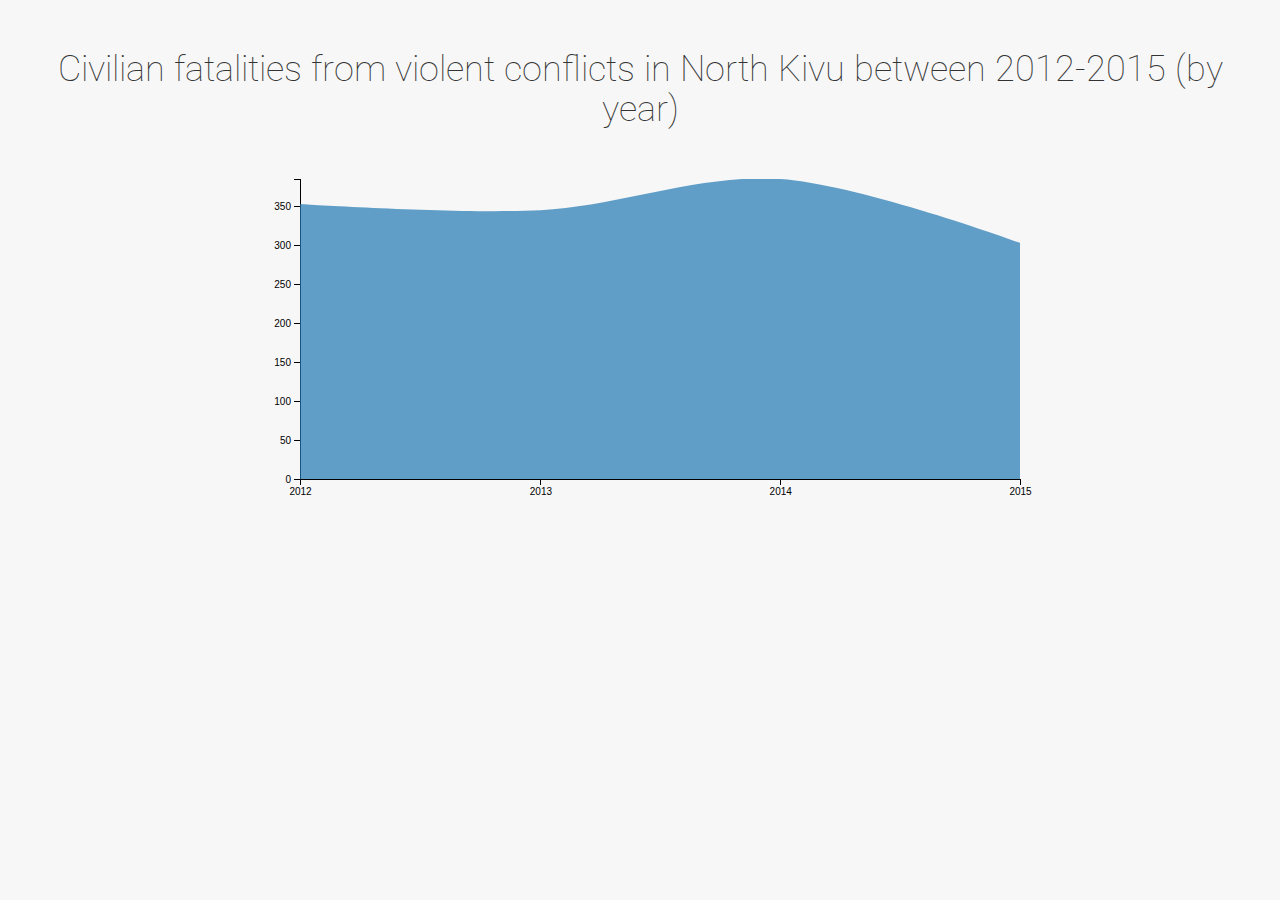
<file: civiliansdeaths/index.html>
<!doctype html>
<html>
<head>
	<meta charset="utf-8">
	<meta name="description" content="">
	<meta name="viewport" content="width=device-width, initial-scale=1">
	<title>CS171 - Lab 7</title>

	<!-- Load Google Font -->
	<link href='https://fonts.googleapis.com/css?family=Roboto:100,400,300,400italic,700' rel='stylesheet' type='text/css'>

	<!-- CSS libraries -->
	<link rel="stylesheet" href="css/bootstrap.min.css">
	<link rel="stylesheet" href="css/font-awesome.min.css">

	<!-- Custom CSS code -->
	<link rel="stylesheet" href="css/style.css">
</head>
<body>

	<div class="container-fluid">

		<div class="row">
			<div class="col-md-12">
				
				<h1>Civilian fatalities from violent conflicts in North Kivu between 2012-2015 (by year)</h1>
				<!--<h2>Tracking of fatal victims in the provinces of North Kivu, South Kivu, and Ituri in Democratic Republic of Congo.</h2>-->

				<!-- Visualization placeholders -->
				<div id="stacked-area-chart"></div>
				<!--<div id="timeline"></div>-->
			
			</div>
		</div>

	</div>

	<!-- Load JS libraries -->
	<script src="js/jquery.min.js"></script>
	<script src="js/bootstrap.min.js"></script>
	<script src="js/d3.js"></script>

	<!-- Visualization objects -->
	<script src="js/stackedAreaChart.js"></script>
	<script src="js/timeline.js"></script>

	<!-- Load data, create visualizations -->
	<script src="js/main.js"></script>
</body>
</html>
</file>
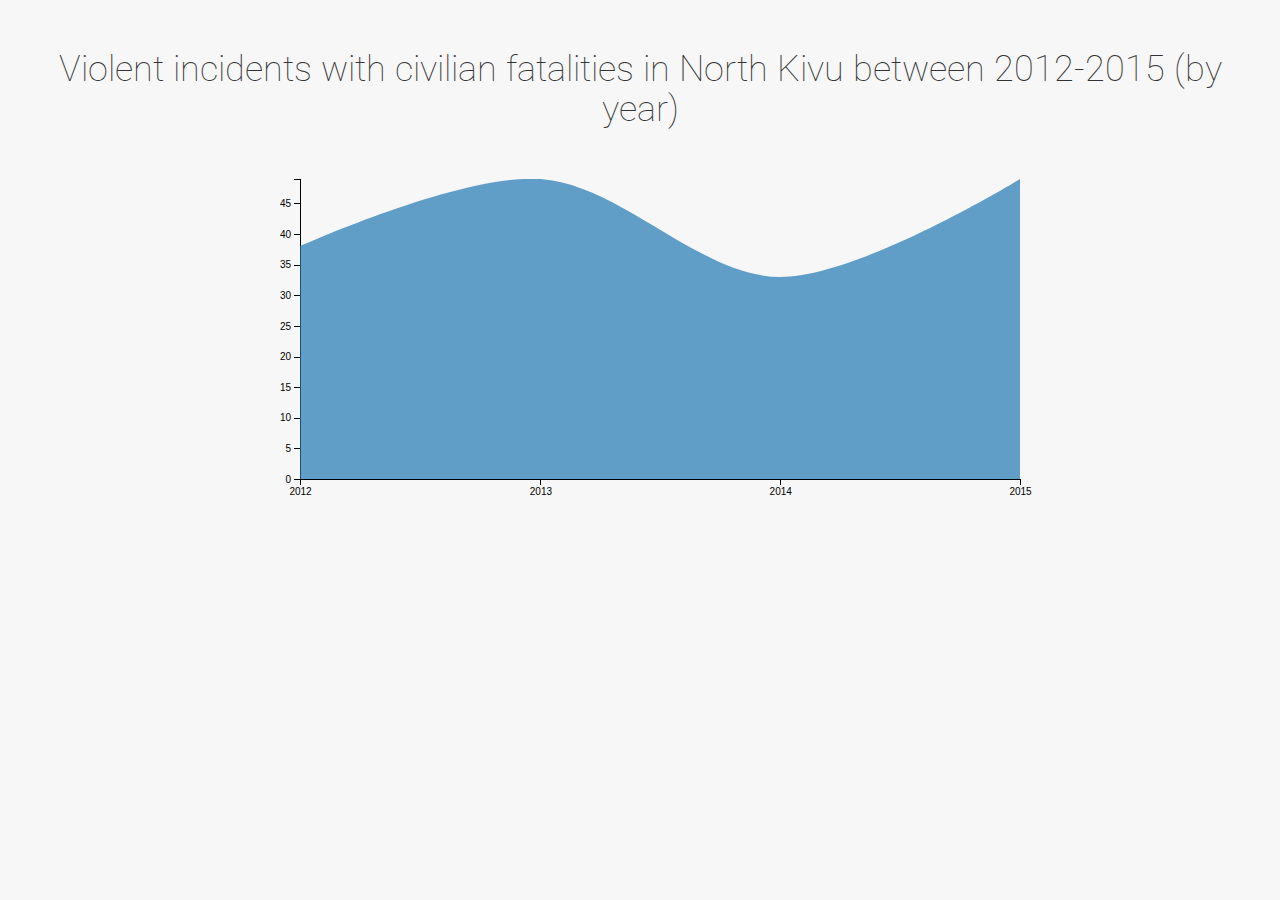
<file: civiliansincidents/index.html>
<!doctype html>
<html>
<head>
	<meta charset="utf-8">
	<meta name="description" content="">
	<meta name="viewport" content="width=device-width, initial-scale=1">
	<title>CS171 - Lab 7</title>

	<!-- Load Google Font -->
	<link href='https://fonts.googleapis.com/css?family=Roboto:100,400,300,400italic,700' rel='stylesheet' type='text/css'>

	<!-- CSS libraries -->
	<link rel="stylesheet" href="css/bootstrap.min.css">
	<link rel="stylesheet" href="css/font-awesome.min.css">

	<!-- Custom CSS code -->
	<link rel="stylesheet" href="css/style.css">
</head>
<body>

	<div class="container-fluid">

		<div class="row">
			<div class="col-md-12">
				
				<h1>Violent incidents with civilian fatalities in North Kivu between 2012-2015 (by year)</h1>
				<!--<h2>Tracking of fatal victims in the provinces of North Kivu, South Kivu, and Ituri in Democratic Republic of Congo.</h2>-->

				<!-- Visualization placeholders -->
				<div id="stacked-area-chart"></div>
				<!--<div id="timeline"></div>-->
			
			</div>
		</div>

	</div>

	<!-- Load JS libraries -->
	<script src="js/jquery.min.js"></script>
	<script src="js/bootstrap.min.js"></script>
	<script src="js/d3.js"></script>

	<!-- Visualization objects -->
	<script src="js/stackedAreaChart.js"></script>
	<script src="js/timeline.js"></script>

	<!-- Load data, create visualizations -->
	<script src="js/main.js"></script>
</body>
</html>
</file>
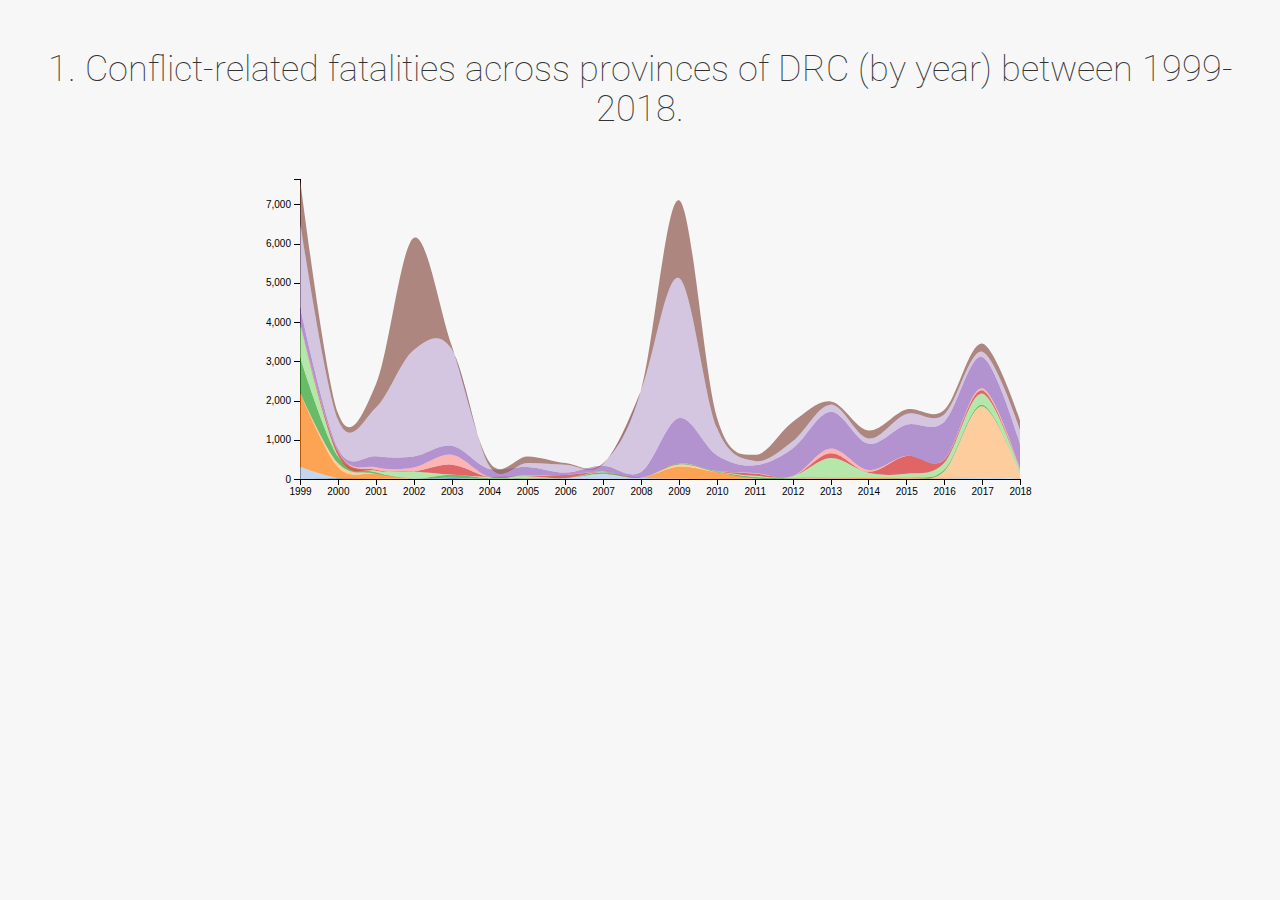
<file: conflict2/index.html>
<!doctype html>
<html>
<head>
	<meta charset="utf-8">
	<meta name="description" content="">
	<meta name="viewport" content="width=device-width, initial-scale=1">
	<title>CS171 - Lab 7</title>

	<!-- Load Google Font -->
	<link href='https://fonts.googleapis.com/css?family=Roboto:100,400,300,400italic,700' rel='stylesheet' type='text/css'>

	<!-- CSS libraries -->
	<link rel="stylesheet" href="css/bootstrap.min.css">
	<link rel="stylesheet" href="css/font-awesome.min.css">

	<!-- Custom CSS code -->
	<link rel="stylesheet" href="css/style.css">
</head>
<body>

	<div class="container-fluid">

		<div class="row">
			<div class="col-md-12">
				
				<h1>1.	Conflict-related fatalities across provinces of DRC (by year) between 1999-2018.</h1>
				<!--<h2>Tracking of fatal victims in the provinces of North Kivu, South Kivu, and Ituri in Democratic Republic of Congo.</h2>-->

				<!-- Visualization placeholders -->
				<div id="stacked-area-chart"></div>
				<!--<div id="timeline"></div>-->
			
			</div>
		</div>

	</div>

	<!-- Load JS libraries -->
	<script src="js/jquery.min.js"></script>
	<script src="js/bootstrap.min.js"></script>
	<script src="js/d3.js"></script>

	<!-- Visualization objects -->
	<script src="js/stackedAreaChart.js"></script>
	<script src="js/timeline.js"></script>

	<!-- Load data, create visualizations -->
	<script src="js/main.js"></script>
</body>
</html>
</file>
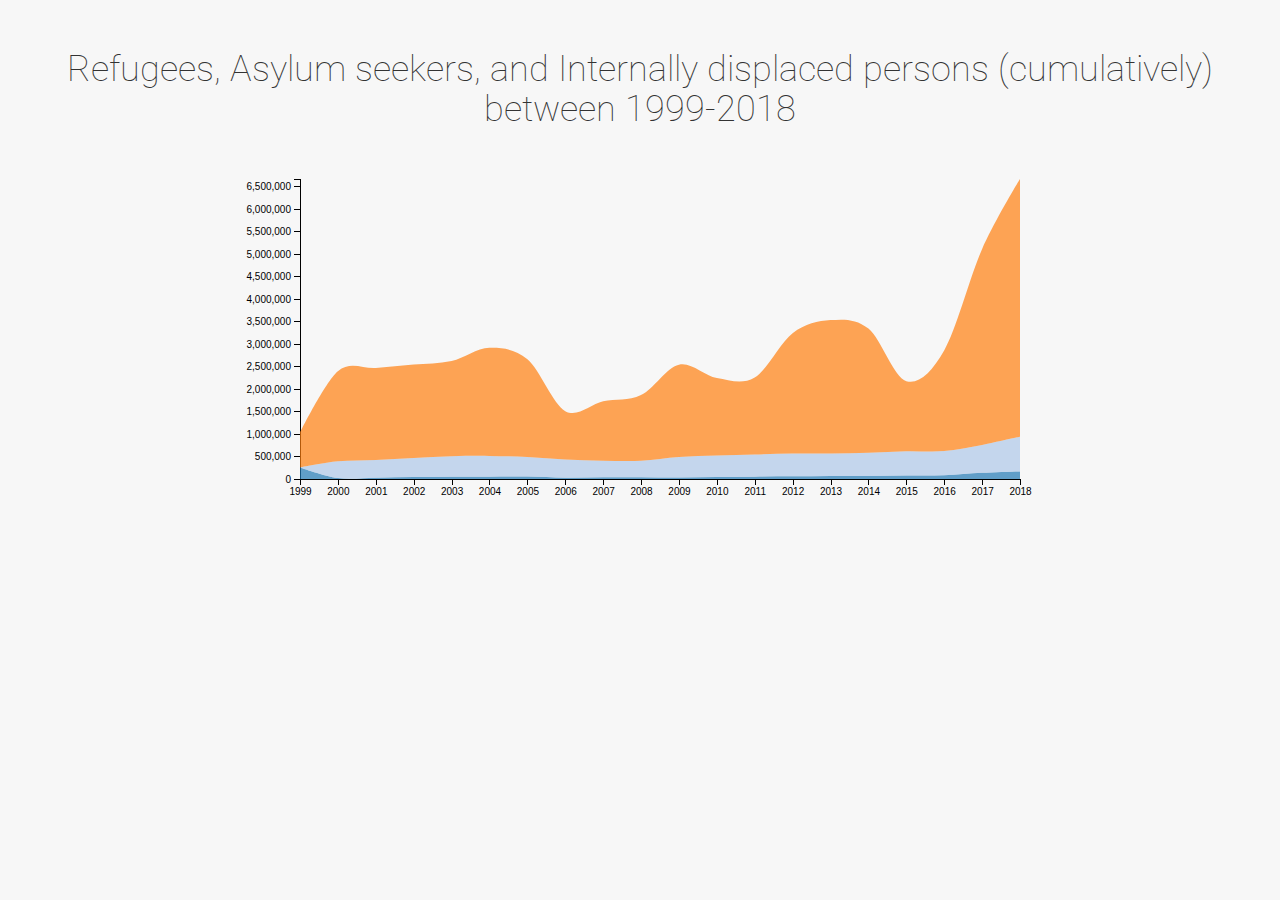
<file: cumulative/index.html>
<!doctype html>
<html>
<head>
	<meta charset="utf-8">
	<meta name="description" content="">
	<meta name="viewport" content="width=device-width, initial-scale=1">
	<title>CS171 - Lab 7</title>

	<!-- Load Google Font -->
	<link href='https://fonts.googleapis.com/css?family=Roboto:100,400,300,400italic,700' rel='stylesheet' type='text/css'>

	<!-- CSS libraries -->
	<link rel="stylesheet" href="css/bootstrap.min.css">
	<link rel="stylesheet" href="css/font-awesome.min.css">

	<!-- Custom CSS code -->
	<link rel="stylesheet" href="css/style.css">
</head>
<body>

	<div class="container-fluid">

		<div class="row">
			<div class="col-md-12">
				
				<h1>Refugees, Asylum seekers, and Internally displaced persons (cumulatively) between 1999-2018</h1>
				<!--<h2>Tracking of fatal victims in the provinces of North Kivu, South Kivu, and Ituri in Democratic Republic of Congo.</h2>-->

				<!-- Visualization placeholders -->
				<div id="stacked-area-chart"></div>
				<!--<div id="timeline"></div>-->
			
			</div>
		</div>

	</div>

	<!-- Load JS libraries -->
	<script src="js/jquery.min.js"></script>
	<script src="js/bootstrap.min.js"></script>
	<script src="js/d3.js"></script>

	<!-- Visualization objects -->
	<script src="js/stackedAreaChart.js"></script>
	<script src="js/timeline.js"></script>

	<!-- Load data, create visualizations -->
	<script src="js/main.js"></script>
</body>
</html>
</file>
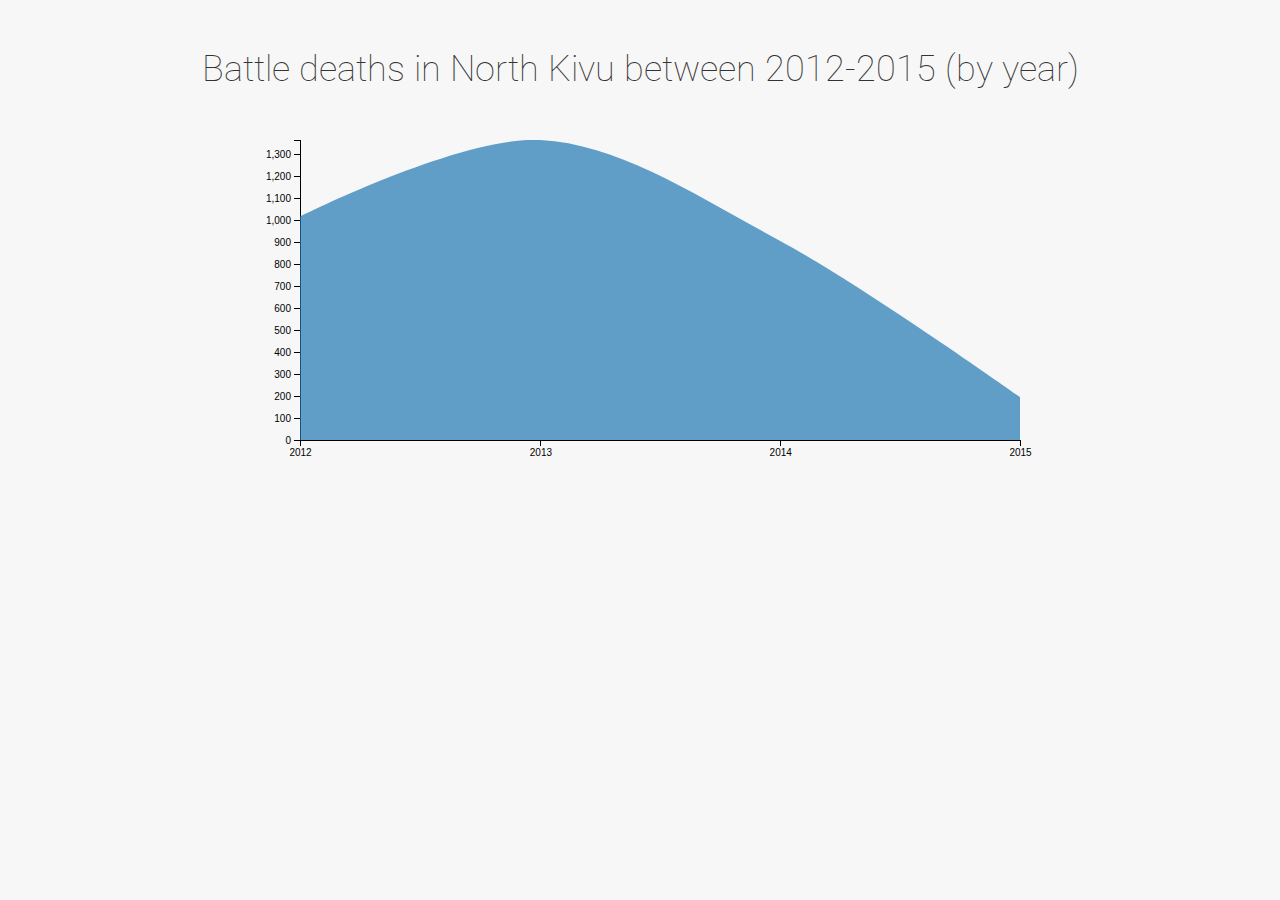
<file: deaths/index.html>
<!doctype html>
<html>
<head>
	<meta charset="utf-8">
	<meta name="description" content="">
	<meta name="viewport" content="width=device-width, initial-scale=1">
	<title>CS171 - Lab 7</title>

	<!-- Load Google Font -->
	<link href='https://fonts.googleapis.com/css?family=Roboto:100,400,300,400italic,700' rel='stylesheet' type='text/css'>

	<!-- CSS libraries -->
	<link rel="stylesheet" href="css/bootstrap.min.css">
	<link rel="stylesheet" href="css/font-awesome.min.css">

	<!-- Custom CSS code -->
	<link rel="stylesheet" href="css/style.css">
</head>
<body>

	<div class="container-fluid">

		<div class="row">
			<div class="col-md-12">
				
				<h1>Battle deaths in North Kivu between 2012-2015 (by year)</h1>
				<!--<h2>Tracking of fatal victims in the provinces of North Kivu, South Kivu, and Ituri in Democratic Republic of Congo.</h2>-->

				<!-- Visualization placeholders -->
				<div id="stacked-area-chart"></div>
				<!--<div id="timeline"></div>-->
			
			</div>
		</div>

	</div>

	<!-- Load JS libraries -->
	<script src="js/jquery.min.js"></script>
	<script src="js/bootstrap.min.js"></script>
	<script src="js/d3.js"></script>

	<!-- Visualization objects -->
	<script src="js/stackedAreaChart.js"></script>
	<script src="js/timeline.js"></script>

	<!-- Load data, create visualizations -->
	<script src="js/main.js"></script>
</body>
</html>
</file>
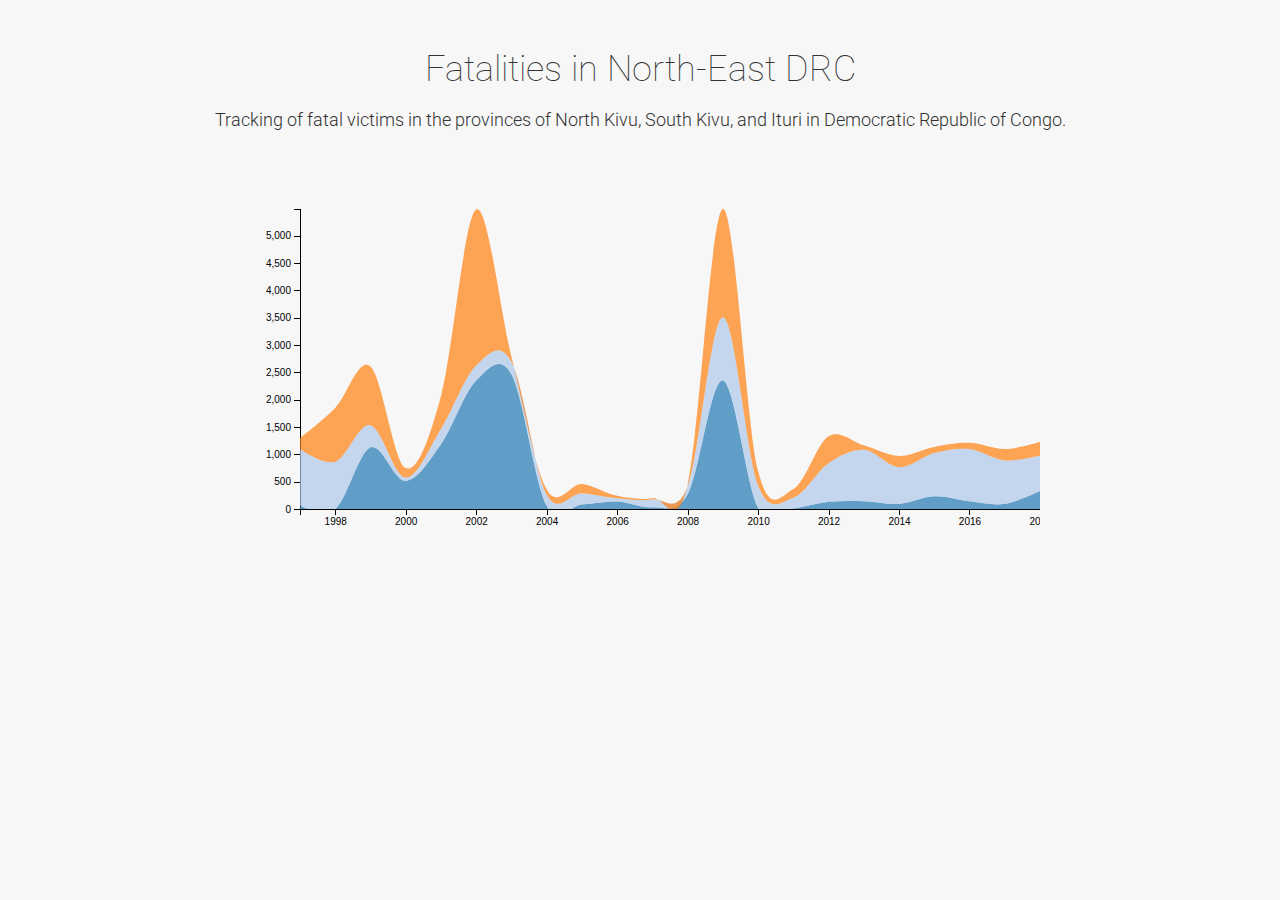
<file: drc/index.html>
<!doctype html>
<html>
<head>
	<meta charset="utf-8">
	<meta name="description" content="">
	<meta name="viewport" content="width=device-width, initial-scale=1">
	<title>CS171 - Lab 7</title>

	<!-- Load Google Font -->
	<link href='https://fonts.googleapis.com/css?family=Roboto:100,400,300,400italic,700' rel='stylesheet' type='text/css'>

	<!-- CSS libraries -->
	<link rel="stylesheet" href="css/bootstrap.min.css">
	<link rel="stylesheet" href="css/font-awesome.min.css">

	<!-- Custom CSS code -->
	<link rel="stylesheet" href="css/style.css">
</head>
<body>

	<div class="container-fluid">

		<div class="row">
			<div class="col-md-12">
				
				<h1>Fatalities in North-East DRC</h1>
				<h2>Tracking of fatal victims in the provinces of North Kivu, South Kivu, and Ituri in Democratic Republic of Congo.</h2>

				<!-- Visualization placeholders -->
				<div id="stacked-area-chart"></div>
				<!--<div id="timeline"></div>-->
			
			</div>
		</div>

	</div>

	<!-- Load JS libraries -->
	<script src="js/jquery.min.js"></script>
	<script src="js/bootstrap.min.js"></script>
	<script src="js/d3.js"></script>

	<!-- Visualization objects -->
	<script src="js/stackedAreaChart.js"></script>
	<script src="js/timeline.js"></script>

	<!-- Load data, create visualizations -->
	<script src="js/main.js"></script>
</body>
</html>
</file>
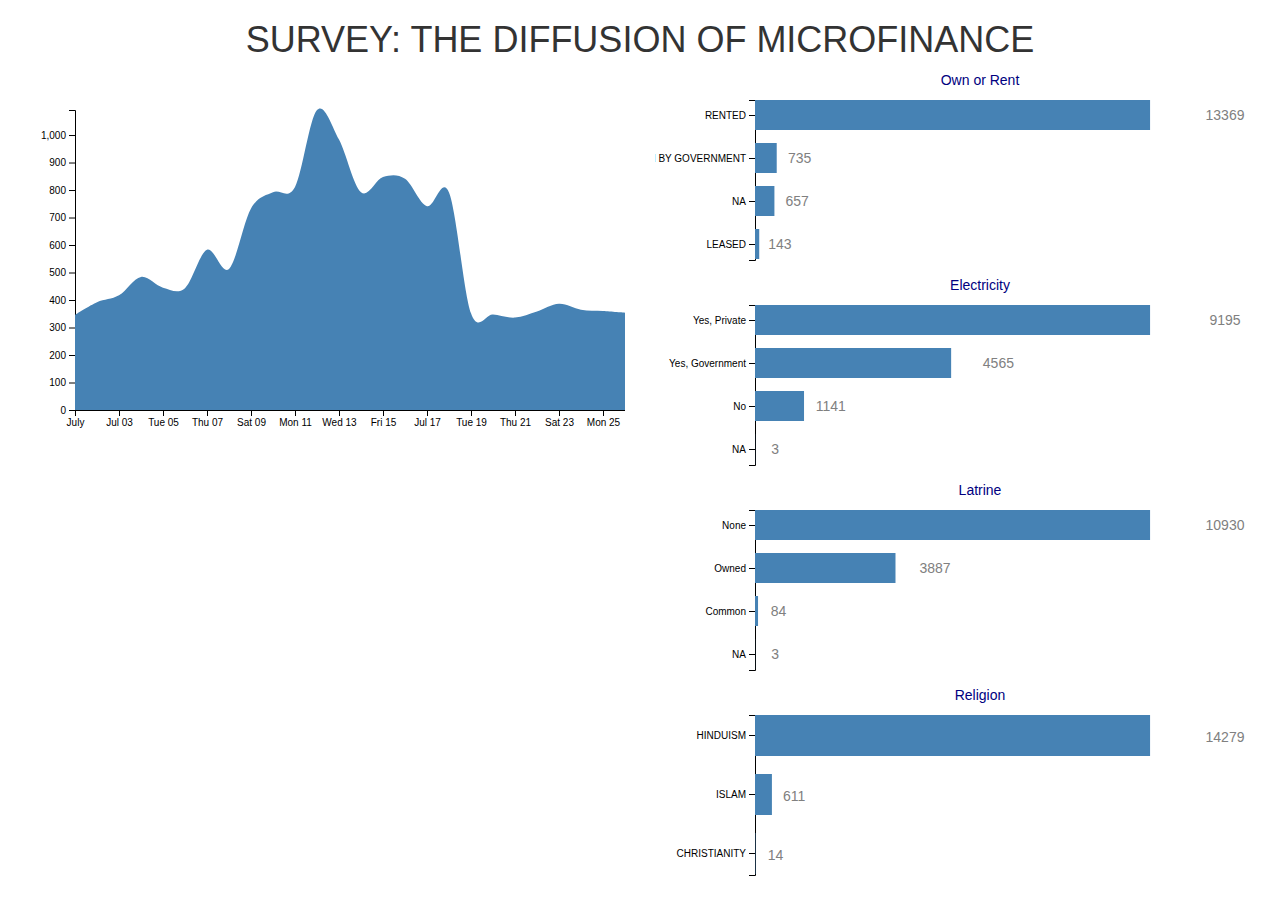
<file: drc2/index.html>
<!doctype html>
<html>
<head>
	<meta charset="utf-8">
	<meta name="description" content="">
	<meta name="viewport" content="width=device-width, initial-scale=1">
	<title>CS171 - HW 6</title>

	<link rel="stylesheet" href="css/bootstrap.min.css">
	<link rel="stylesheet" href="css/style.css">
	<h1 align="center">SURVEY: THE DIFFUSION OF MICROFINANCE</h1>
</head>
<body>

	<!-- * TO-DO * -->
	<div class="container-fluid">
		<div class="row">
			<div class='col-md-6' id="area-chart-area"></div>
			<div class='col-md-6' id="bar-chart-area">
				<div id="bar-chart-area-1"></div>
				<div id="bar-chart-area-2"></div>
				<div id="bar-chart-area-3"></div>
				<div id="bar-chart-area-4"></div> <!--any more elegant solution? -->
			</div>
		</div>
	</div>


	<!-- Load JS libraries: jQuery, bootstrap, D3 -->
	<script src="js/jquery.min.js"></script>
	<script src="js/bootstrap.min.js"></script>
	<script src="js/d3.js"></script>

	<!-- Your implementation -->
	<script src="js/barchart.js"></script>
	<script src="js/areachart.js"></script>
	<script src="js/main.js"></script>
</body>
</html>
</file>
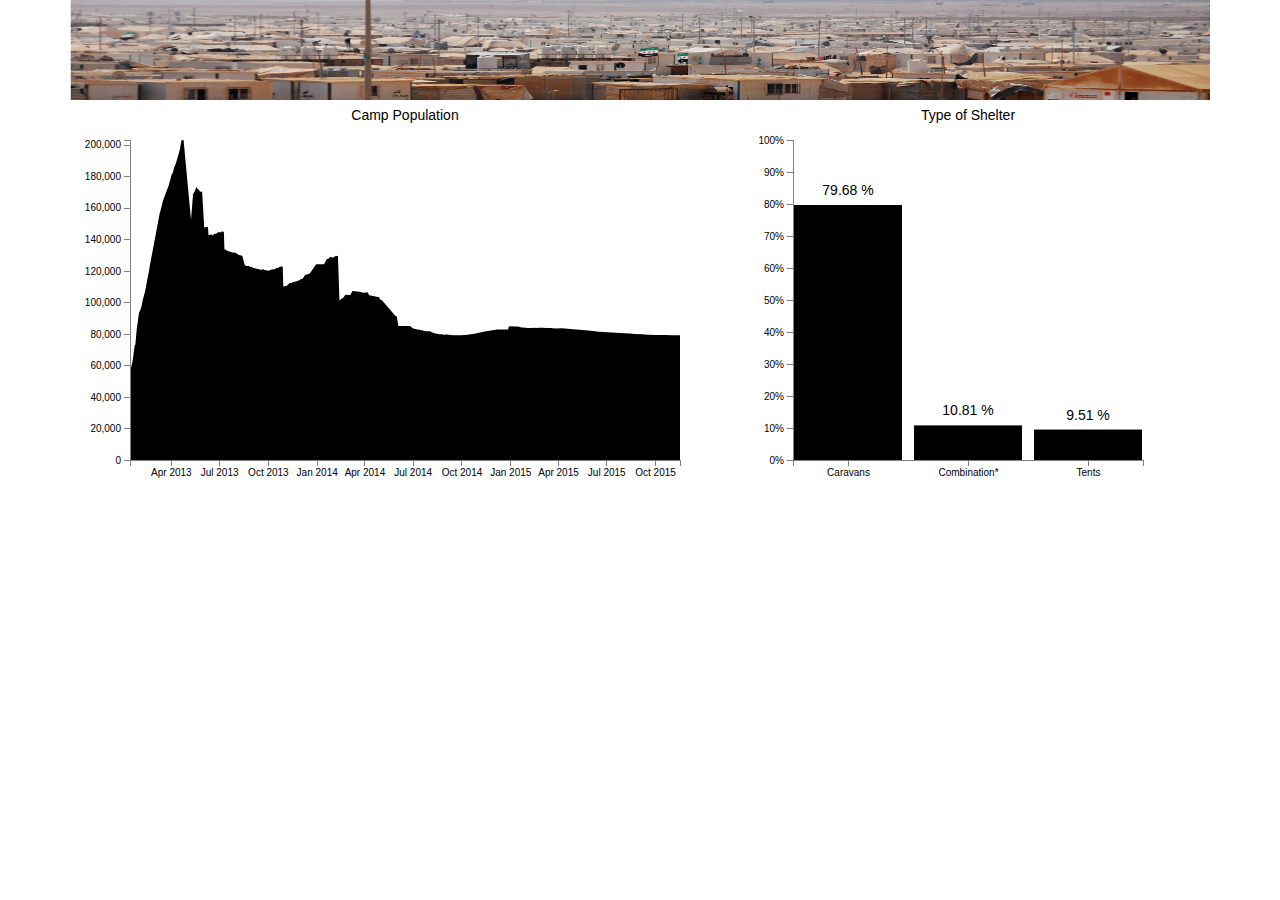
<file: drc3/index.html>
<!doctype html>
<html>
<head>
    <meta charset="utf-8">
    <meta name="description" content="">
    <meta name="viewport" content="width=device-width, initial-scale=1">
    <title>CS171 - Za'atari Refugee Camp</title>

    <!-- Load CSS files -->
    <link rel="stylesheet" href="css/bootstrap.min.css">
    <link rel="stylesheet" href="css/style.css">
</head>
<body>

<div class = "container">
    <div class="row">
        <div class="col-md-12" id="strip"><img class="bg" src="pictures/strip2.png" height="100"/></div>
    </div>
    <div class="row">
        <div class="col-md-7" id="area-chart"></div>
        <div class="col-md-5" id="bar-chart">
        </div>
    </div>
</div>


<!-- Load JS libraries: jQuery, bootstrap, D3 -->
<script src="js/jquery.min.js"></script>
<script src="js/bootstrap.min.js"></script>
<script src="js/d3.js"></script>
<script src="https://d3js.org/d3-time.v1.min.js"></script>
<script src="https://d3js.org/d3-time-format.v2.min.js"></script>

<!-- Scatterplot implementation -->
<script src="js/main.js"></script>

</body>
</html>
</file>
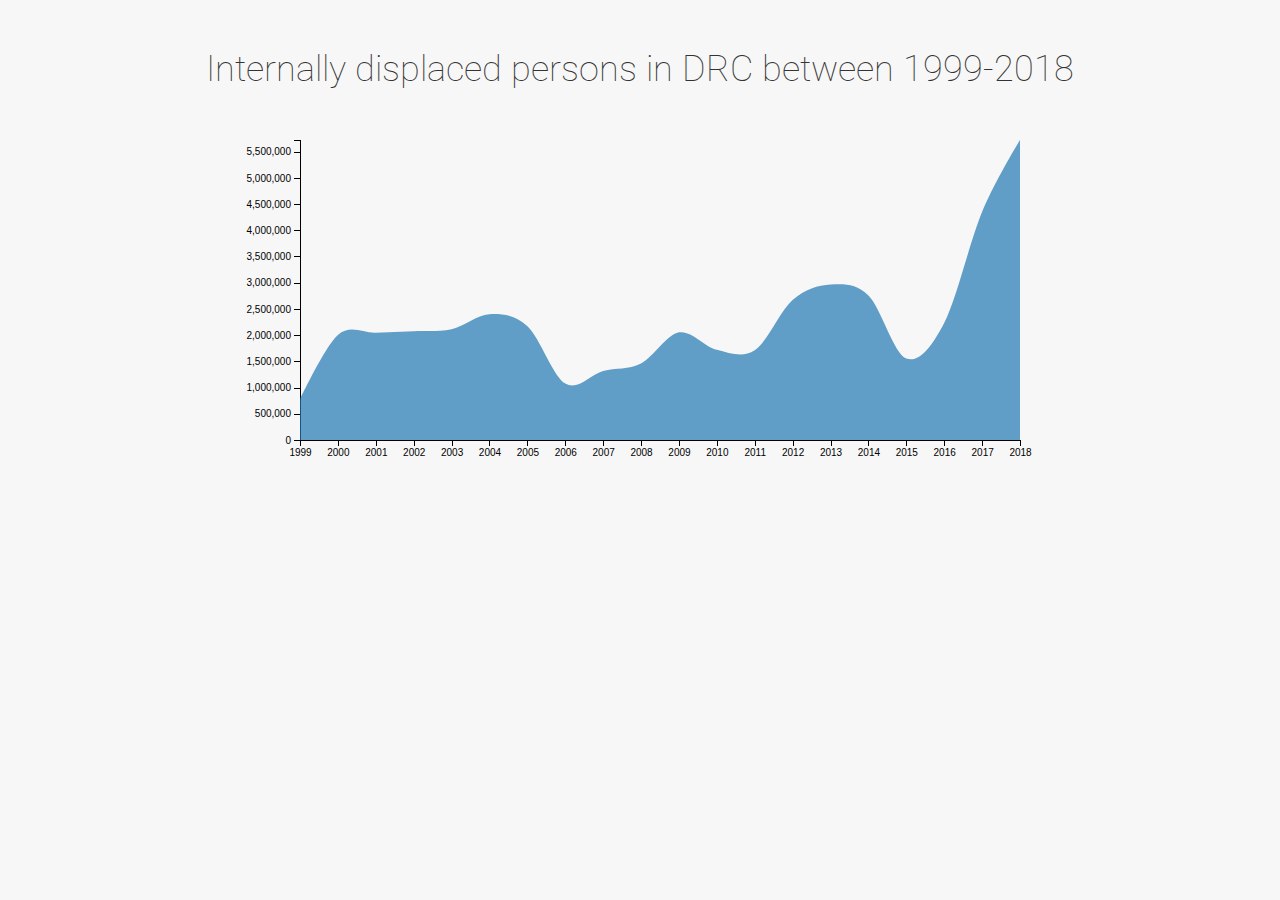
<file: idp/index.html>
<!doctype html>
<html>
<head>
	<meta charset="utf-8">
	<meta name="description" content="">
	<meta name="viewport" content="width=device-width, initial-scale=1">
	<title>CS171 - Lab 7</title>

	<!-- Load Google Font -->
	<link href='https://fonts.googleapis.com/css?family=Roboto:100,400,300,400italic,700' rel='stylesheet' type='text/css'>

	<!-- CSS libraries -->
	<link rel="stylesheet" href="css/bootstrap.min.css">
	<link rel="stylesheet" href="css/font-awesome.min.css">

	<!-- Custom CSS code -->
	<link rel="stylesheet" href="css/style.css">
</head>
<body>

	<div class="container-fluid">

		<div class="row">
			<div class="col-md-12">
				
				<h1>Internally displaced persons in DRC between 1999-2018</h1>
				<!--<h2>Tracking of fatal victims in the provinces of North Kivu, South Kivu, and Ituri in Democratic Republic of Congo.</h2>-->

				<!-- Visualization placeholders -->
				<div id="stacked-area-chart"></div>
				<!--<div id="timeline"></div>-->
			
			</div>
		</div>

	</div>

	<!-- Load JS libraries -->
	<script src="js/jquery.min.js"></script>
	<script src="js/bootstrap.min.js"></script>
	<script src="js/d3.js"></script>

	<!-- Visualization objects -->
	<script src="js/stackedAreaChart.js"></script>
	<script src="js/timeline.js"></script>

	<!-- Load data, create visualizations -->
	<script src="js/main.js"></script>
</body>
</html>
</file>
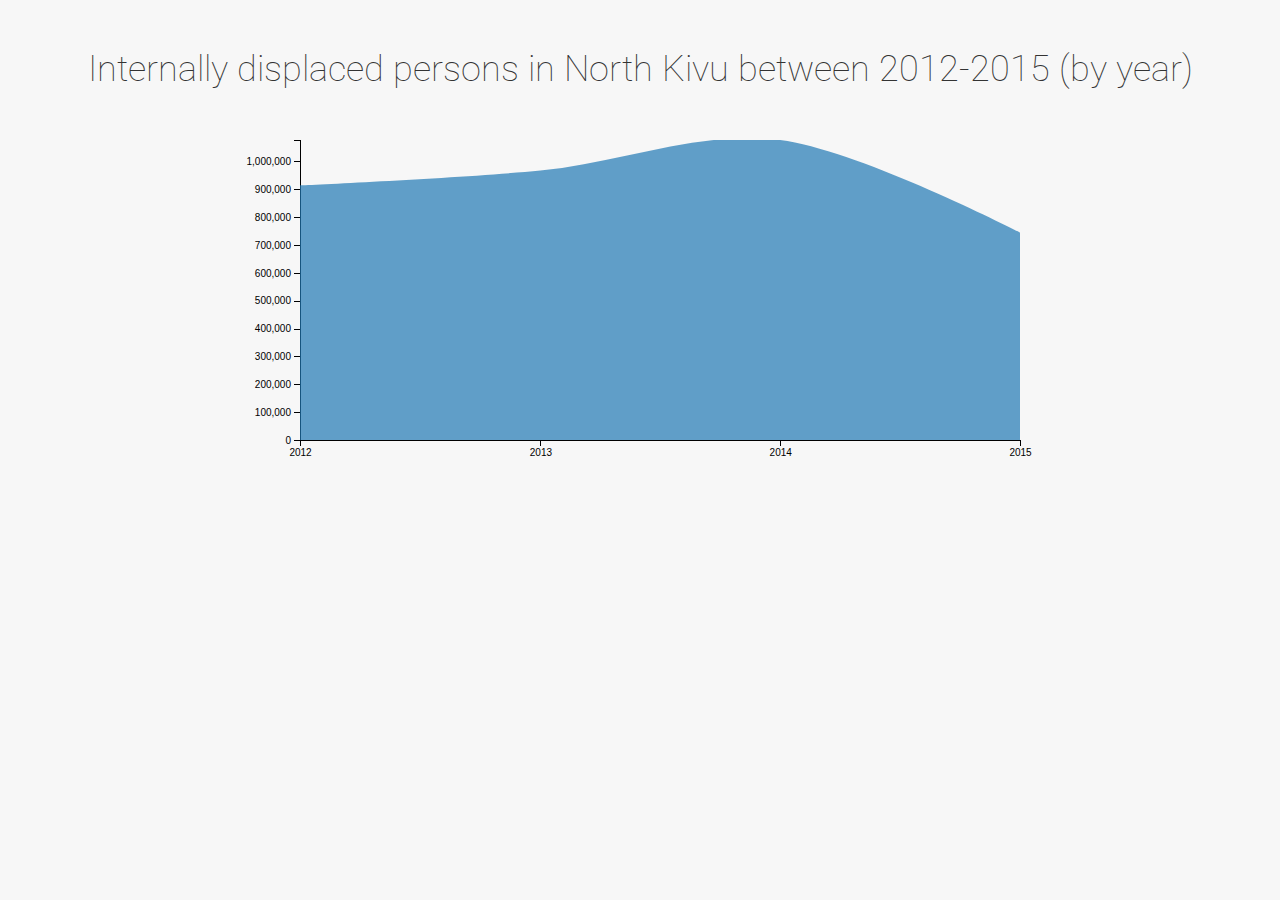
<file: idpkivu/index.html>
<!doctype html>
<html>
<head>
	<meta charset="utf-8">
	<meta name="description" content="">
	<meta name="viewport" content="width=device-width, initial-scale=1">
	<title>CS171 - Lab 7</title>

	<!-- Load Google Font -->
	<link href='https://fonts.googleapis.com/css?family=Roboto:100,400,300,400italic,700' rel='stylesheet' type='text/css'>

	<!-- CSS libraries -->
	<link rel="stylesheet" href="css/bootstrap.min.css">
	<link rel="stylesheet" href="css/font-awesome.min.css">

	<!-- Custom CSS code -->
	<link rel="stylesheet" href="css/style.css">
</head>
<body>

	<div class="container-fluid">

		<div class="row">
			<div class="col-md-12">
				
				<h1>Internally displaced persons in North Kivu between 2012-2015 (by year)</h1>
				<!--<h2>Tracking of fatal victims in the provinces of North Kivu, South Kivu, and Ituri in Democratic Republic of Congo.</h2>-->

				<!-- Visualization placeholders -->
				<div id="stacked-area-chart"></div>
				<!--<div id="timeline"></div>-->
			
			</div>
		</div>

	</div>

	<!-- Load JS libraries -->
	<script src="js/jquery.min.js"></script>
	<script src="js/bootstrap.min.js"></script>
	<script src="js/d3.js"></script>

	<!-- Visualization objects -->
	<script src="js/stackedAreaChart.js"></script>
	<script src="js/timeline.js"></script>

	<!-- Load data, create visualizations -->
	<script src="js/main.js"></script>
</body>
</html>
</file>
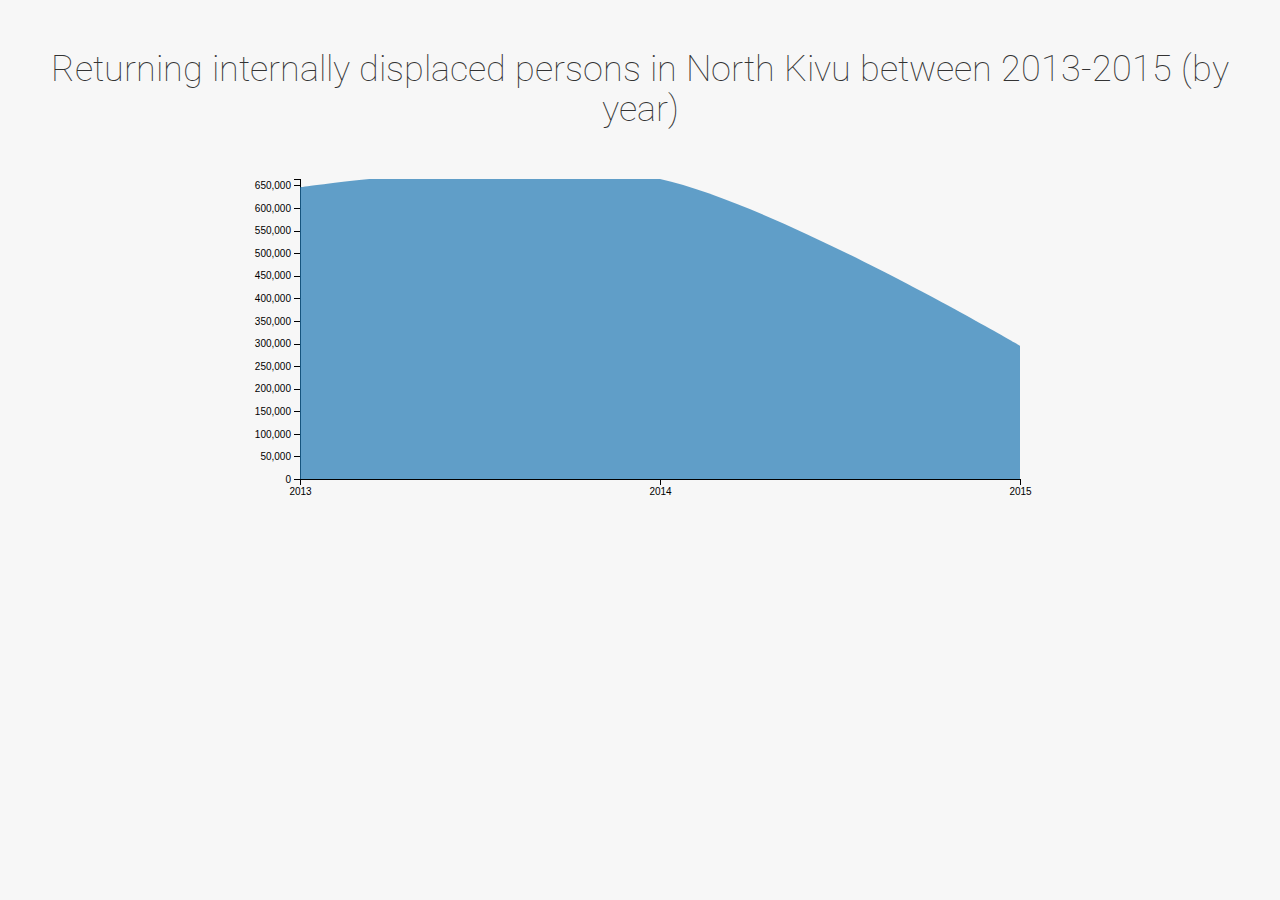
<file: idpkivureturn/index.html>
<!doctype html>
<html>
<head>
	<meta charset="utf-8">
	<meta name="description" content="">
	<meta name="viewport" content="width=device-width, initial-scale=1">
	<title>CS171 - Lab 7</title>

	<!-- Load Google Font -->
	<link href='https://fonts.googleapis.com/css?family=Roboto:100,400,300,400italic,700' rel='stylesheet' type='text/css'>

	<!-- CSS libraries -->
	<link rel="stylesheet" href="css/bootstrap.min.css">
	<link rel="stylesheet" href="css/font-awesome.min.css">

	<!-- Custom CSS code -->
	<link rel="stylesheet" href="css/style.css">
</head>
<body>

	<div class="container-fluid">

		<div class="row">
			<div class="col-md-12">
				
				<h1>Returning internally displaced persons in North Kivu between 2013-2015 (by year)</h1>
				<!--<h2>Tracking of fatal victims in the provinces of North Kivu, South Kivu, and Ituri in Democratic Republic of Congo.</h2>-->

				<!-- Visualization placeholders -->
				<div id="stacked-area-chart"></div>
				<!--<div id="timeline"></div>-->
			
			</div>
		</div>

	</div>

	<!-- Load JS libraries -->
	<script src="js/jquery.min.js"></script>
	<script src="js/bootstrap.min.js"></script>
	<script src="js/d3.js"></script>

	<!-- Visualization objects -->
	<script src="js/stackedAreaChart.js"></script>
	<script src="js/timeline.js"></script>

	<!-- Load data, create visualizations -->
	<script src="js/main.js"></script>
</body>
</html>
</file>
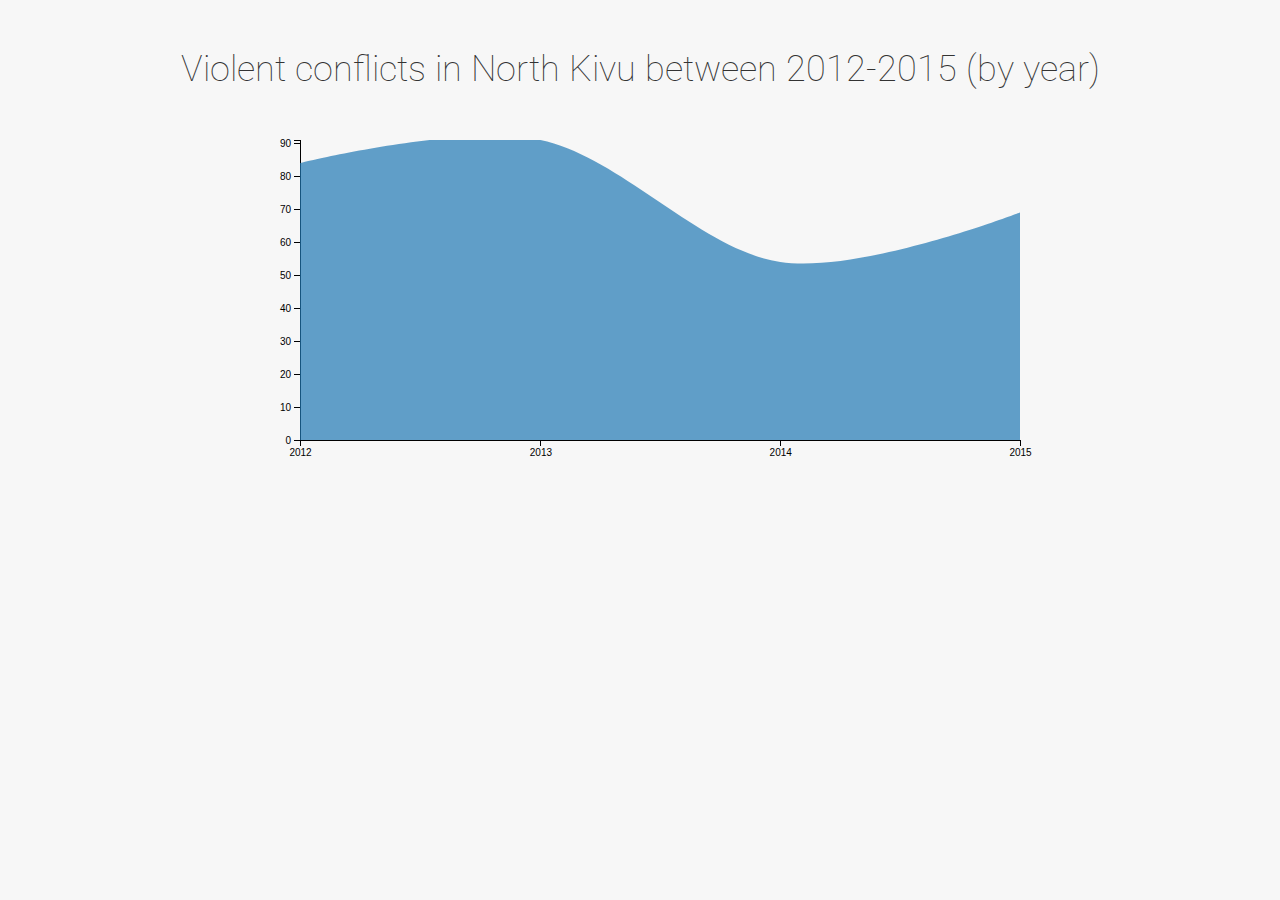
<file: incidents/index.html>
<!doctype html>
<html>
<head>
	<meta charset="utf-8">
	<meta name="description" content="">
	<meta name="viewport" content="width=device-width, initial-scale=1">
	<title>CS171 - Lab 7</title>

	<!-- Load Google Font -->
	<link href='https://fonts.googleapis.com/css?family=Roboto:100,400,300,400italic,700' rel='stylesheet' type='text/css'>

	<!-- CSS libraries -->
	<link rel="stylesheet" href="css/bootstrap.min.css">
	<link rel="stylesheet" href="css/font-awesome.min.css">

	<!-- Custom CSS code -->
	<link rel="stylesheet" href="css/style.css">
</head>
<body>

	<div class="container-fluid">

		<div class="row">
			<div class="col-md-12">
				
				<h1>Violent conflicts in North Kivu between 2012-2015 (by year)</h1>
				<!--<h2>Tracking of fatal victims in the provinces of North Kivu, South Kivu, and Ituri in Democratic Republic of Congo.</h2>-->

				<!-- Visualization placeholders -->
				<div id="stacked-area-chart"></div>
				<!--<div id="timeline"></div>-->
			
			</div>
		</div>

	</div>

	<!-- Load JS libraries -->
	<script src="js/jquery.min.js"></script>
	<script src="js/bootstrap.min.js"></script>
	<script src="js/d3.js"></script>

	<!-- Visualization objects -->
	<script src="js/stackedAreaChart.js"></script>
	<script src="js/timeline.js"></script>

	<!-- Load data, create visualizations -->
	<script src="js/main.js"></script>
</body>
</html>
</file>
<file: civiliansdeaths/css/style.css>
body {
  font-family: 'Roboto', sans-serif;
  background-color: #f7f7f7;
  text-align: center;
}

h1 {
  font-weight: 100;
  margin-top: 50px;
}

h2 {
  font-weight: 300;
  font-size: 18px;
  margin-bottom: 40px;
}

.container-fluid {
	padding-right: 30px;
	padding-left: 30px;
}

.axis path,
.axis line {
  fill: none;
  stroke: #000;
  shape-rendering: crispEdges;
}

.browser text {
  text-anchor: end;
}

.area {
  opacity: 0.7;
  clip-path: url(#clip);
}
.area:hover {
  opacity: 1;
}

.brush .extent {
  stroke: #fff;
  fill-opacity: .125;
  shape-rendering: crispEdges;
}
</file>
<file: civiliansincidents/css/style.css>
body {
  font-family: 'Roboto', sans-serif;
  background-color: #f7f7f7;
  text-align: center;
}

h1 {
  font-weight: 100;
  margin-top: 50px;
}

h2 {
  font-weight: 300;
  font-size: 18px;
  margin-bottom: 40px;
}

.container-fluid {
	padding-right: 30px;
	padding-left: 30px;
}

.axis path,
.axis line {
  fill: none;
  stroke: #000;
  shape-rendering: crispEdges;
}

.browser text {
  text-anchor: end;
}

.area {
  opacity: 0.7;
  clip-path: url(#clip);
}
.area:hover {
  opacity: 1;
}

.brush .extent {
  stroke: #fff;
  fill-opacity: .125;
  shape-rendering: crispEdges;
}
</file>
<file: conflict2/css/style.css>
body {
  font-family: 'Roboto', sans-serif;
  background-color: #f7f7f7;
  text-align: center;
}

h1 {
  font-weight: 100;
  margin-top: 50px;
}

h2 {
  font-weight: 300;
  font-size: 18px;
  margin-bottom: 40px;
}

.container-fluid {
	padding-right: 30px;
	padding-left: 30px;
}

.axis path,
.axis line {
  fill: none;
  stroke: #000;
  shape-rendering: crispEdges;
}

.browser text {
  text-anchor: end;
}

.area {
  opacity: 0.7;
  clip-path: url(#clip);
}
.area:hover {
  opacity: 1;
}

.brush .extent {
  stroke: #fff;
  fill-opacity: .125;
  shape-rendering: crispEdges;
}
</file>
<file: cumulative/css/style.css>
body {
  font-family: 'Roboto', sans-serif;
  background-color: #f7f7f7;
  text-align: center;
}

h1 {
  font-weight: 100;
  margin-top: 50px;
}

h2 {
  font-weight: 300;
  font-size: 18px;
  margin-bottom: 40px;
}

.container-fluid {
	padding-right: 30px;
	padding-left: 30px;
}

.axis path,
.axis line {
  fill: none;
  stroke: #000;
  shape-rendering: crispEdges;
}

.browser text {
  text-anchor: end;
}

.area {
  opacity: 0.7;
  clip-path: url(#clip);
}
.area:hover {
  opacity: 1;
}

.brush .extent {
  stroke: #fff;
  fill-opacity: .125;
  shape-rendering: crispEdges;
}
</file>
<file: deaths/css/style.css>
body {
  font-family: 'Roboto', sans-serif;
  background-color: #f7f7f7;
  text-align: center;
}

h1 {
  font-weight: 100;
  margin-top: 50px;
}

h2 {
  font-weight: 300;
  font-size: 18px;
  margin-bottom: 40px;
}

.container-fluid {
	padding-right: 30px;
	padding-left: 30px;
}

.axis path,
.axis line {
  fill: none;
  stroke: #000;
  shape-rendering: crispEdges;
}

.browser text {
  text-anchor: end;
}

.area {
  opacity: 0.7;
  clip-path: url(#clip);
}
.area:hover {
  opacity: 1;
}

.brush .extent {
  stroke: #fff;
  fill-opacity: .125;
  shape-rendering: crispEdges;
}
</file>
<file: drc/css/style.css>
body {
  font-family: 'Roboto', sans-serif;
  background-color: #f7f7f7;
  text-align: center;
}

h1 {
  font-weight: 100;
  margin-top: 50px;
}

h2 {
  font-weight: 300;
  font-size: 18px;
  margin-bottom: 40px;
}

.container-fluid {
	padding-right: 30px;
	padding-left: 30px;
}

.axis path,
.axis line {
  fill: none;
  stroke: #000;
  shape-rendering: crispEdges;
}

.browser text {
  text-anchor: end;
}

.area {
  opacity: 0.7;
  clip-path: url(#clip);
}
.area:hover {
  opacity: 1;
}

.brush .extent {
  stroke: #fff;
  fill-opacity: .125;
  shape-rendering: crispEdges;
}
</file>
<file: drc2/css/style.css>
/* ADD YOUR STYLES HERE */
</file>
<file: drc3/css/style.css>
#body {
  background-color: #F6F6F6;
}

.bg
{
    width: 100%;
    z-index: 0;
}

.labely {
    font-family: "Garamond";
    font-weight: bold;
}

.labelx {
    font-family: "Garamond";
    font-weight: bold;
}

.labeltop {
    font-family: "Garamond";
    font-size: x-large;
    font-weight: bold;
}

.axisX {
    font-family: "Garamond";
}

.axisY {
    font-family: "Garamond";
}

.measures {
    font-family: "Garamond";
    font-size: medium;
    font-weight: bold;
}


.axis path,
.axis line {
    fill: none;
    stroke: grey;
    stroke-width: 1;
    shape-rendering: crispEdges;
}
/****************/
/*   TOOLTIPS   */
/****************/

.d3-tip {
  padding: 12px;
  background: rgba(0, 0, 0, 0.8);
  color: #fff;
  border-radius: 2px;
  pointer-events: none;
}

.d3-tip:after {
  box-sizing: border-box;
  display: inline;
  font-size: 10px;
  width: 100%;
  line-height: 1;
  color: rgba(0, 0, 0, 0.8);
  position: absolute;
  pointer-events: none;
}

.d3-tip.n:after {
  content: "\25BC";
  margin: -3px 0 0 0;
  top: 100%;
  left: 0;
  text-align: center;
}


.line {
    fill: none;
    stroke: steelblue;
    stroke-width: 2px;
}

div.tooltip {
    position: absolute;
    text-align: center;
    width: 60px;
    height: 28px;
    padding: 2px;
    font: 12px sans-serif;
    background: lightsteelblue;
    border: 0px;
    border-radius: 8px;
    pointer-events: none;
}
</file>
<file: idp/css/style.css>
body {
  font-family: 'Roboto', sans-serif;
  background-color: #f7f7f7;
  text-align: center;
}

h1 {
  font-weight: 100;
  margin-top: 50px;
}

h2 {
  font-weight: 300;
  font-size: 18px;
  margin-bottom: 40px;
}

.container-fluid {
	padding-right: 30px;
	padding-left: 30px;
}

.axis path,
.axis line {
  fill: none;
  stroke: #000;
  shape-rendering: crispEdges;
}

.browser text {
  text-anchor: end;
}

.area {
  opacity: 0.7;
  clip-path: url(#clip);
}
.area:hover {
  opacity: 1;
}

.brush .extent {
  stroke: #fff;
  fill-opacity: .125;
  shape-rendering: crispEdges;
}
</file>
<file: idpkivu/css/style.css>
body {
  font-family: 'Roboto', sans-serif;
  background-color: #f7f7f7;
  text-align: center;
}

h1 {
  font-weight: 100;
  margin-top: 50px;
}

h2 {
  font-weight: 300;
  font-size: 18px;
  margin-bottom: 40px;
}

.container-fluid {
	padding-right: 30px;
	padding-left: 30px;
}

.axis path,
.axis line {
  fill: none;
  stroke: #000;
  shape-rendering: crispEdges;
}

.browser text {
  text-anchor: end;
}

.area {
  opacity: 0.7;
  clip-path: url(#clip);
}
.area:hover {
  opacity: 1;
}

.brush .extent {
  stroke: #fff;
  fill-opacity: .125;
  shape-rendering: crispEdges;
}
</file>
<file: idpkivureturn/css/style.css>
body {
  font-family: 'Roboto', sans-serif;
  background-color: #f7f7f7;
  text-align: center;
}

h1 {
  font-weight: 100;
  margin-top: 50px;
}

h2 {
  font-weight: 300;
  font-size: 18px;
  margin-bottom: 40px;
}

.container-fluid {
	padding-right: 30px;
	padding-left: 30px;
}

.axis path,
.axis line {
  fill: none;
  stroke: #000;
  shape-rendering: crispEdges;
}

.browser text {
  text-anchor: end;
}

.area {
  opacity: 0.7;
  clip-path: url(#clip);
}
.area:hover {
  opacity: 1;
}

.brush .extent {
  stroke: #fff;
  fill-opacity: .125;
  shape-rendering: crispEdges;
}
</file>
<file: incidents/css/style.css>
body {
  font-family: 'Roboto', sans-serif;
  background-color: #f7f7f7;
  text-align: center;
}

h1 {
  font-weight: 100;
  margin-top: 50px;
}

h2 {
  font-weight: 300;
  font-size: 18px;
  margin-bottom: 40px;
}

.container-fluid {
	padding-right: 30px;
	padding-left: 30px;
}

.axis path,
.axis line {
  fill: none;
  stroke: #000;
  shape-rendering: crispEdges;
}

.browser text {
  text-anchor: end;
}

.area {
  opacity: 0.7;
  clip-path: url(#clip);
}
.area:hover {
  opacity: 1;
}

.brush .extent {
  stroke: #fff;
  fill-opacity: .125;
  shape-rendering: crispEdges;
}
</file>
